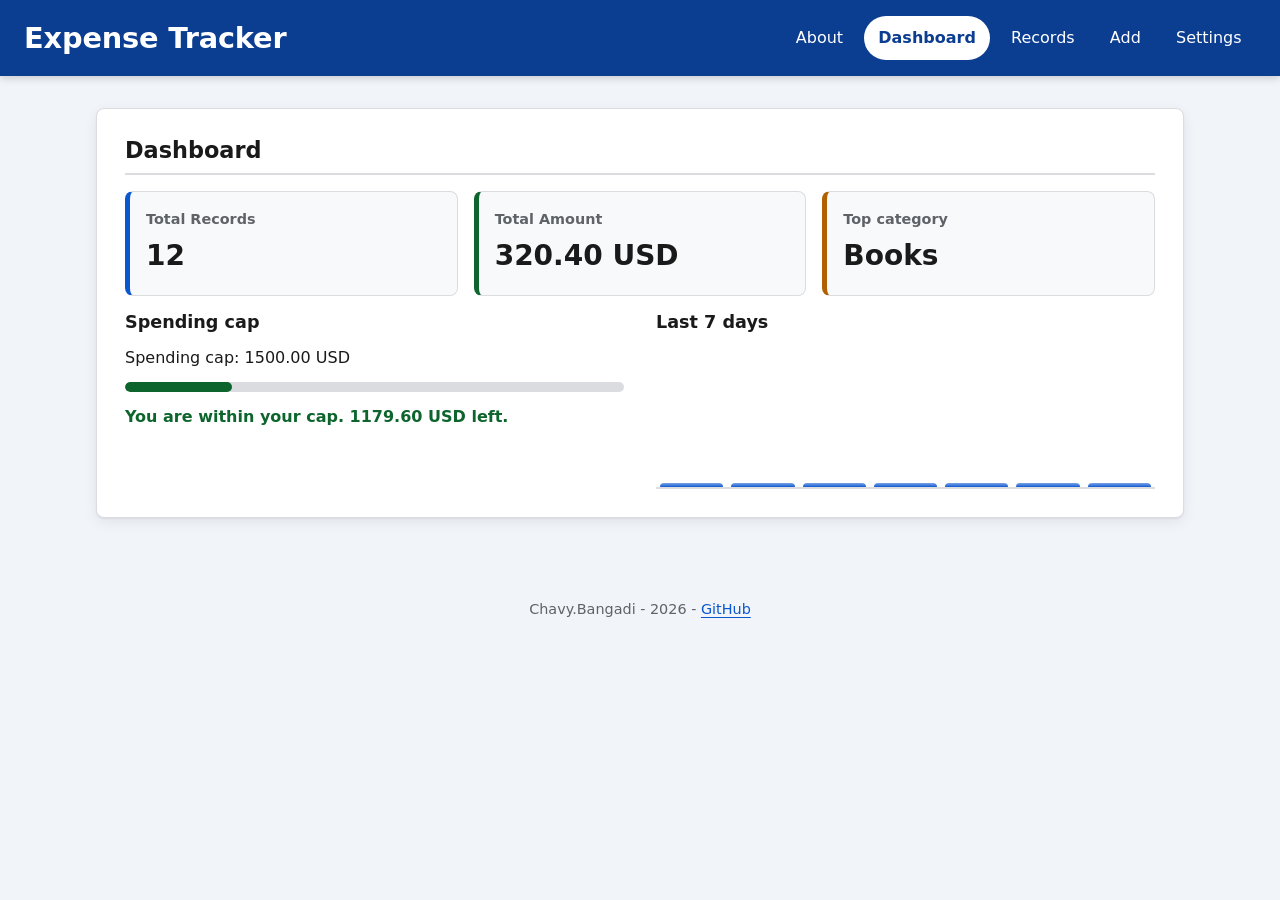
<file: index.html>
<!DOCTYPE html>
<html lang="en">

<head>
    <meta charset="UTF-8">
    <meta name="viewport" content="width=device-width, initial-scale=1.0">
    <title>Expense Tracker</title>
    <link rel="stylesheet" href="styles/main.css">
    <script type="module" src="scripts/main.js"></script>
</head>

<body>
    <a href="#main" class="skip-link">Skip to main content</a>

    <header>
        <h1>Expense Tracker</h1>
        <nav aria-label="Main Navigation">
            <ul>
                <li><a href="#about">About</a></li>
                <li><a href="#dashboard">Dashboard</a></li>
                <li><a href="#records">Records</a></li>
                <li><a href="#add">Add</a></li>
                <li><a href="#settings">Settings</a></li>
            </ul>
        </nav>
    </header>

    <main id="main" tabindex="-1">

        <section id="about" aria-labelledby="about-heading">
            <h2 id="about-heading" tabindex="-1">About</h2>
            <p class="lead">Expense Tracker is a small web app that helps students see where their money goes, search
                past expenses with regular expressions and stay under a monthly spending cap.</p>
            <h3>What you can do</h3>
            <ul class="feature-grid">
                <li><strong>Track expenses:</strong> Add, edit and delete records with a description, amount, currency,
                    category and date</li>
                <li><strong>Search with Regex:</strong> Type a regular expression and see matches highlighted instantly.
                </li>
                <li><strong>Watch your budget:</strong> Set a spending cap and get a clear message when you get close or
                    go over.</li>
                <li><strong>Keep your data:</strong> Everything is saved in your browser. Import or export it as JSON at
                    any time.</li>
            </ul>
            <h3>How to use it</h3>
            <ol>
                <li>Open <strong>Add</strong> and enter your first expense.</li>
                <li>Check the <strong>Dashboard</strong> for totals, top category and the 7-day trend.</li>
                <li>Use <strong>Records</strong> to search, sort, edit or delete.</li>
                <li>Set your cap, currencies and backups in <strong>Settings</strong>.</li>
            </ol>
            <h3>Keyboard and accessibility</h3>
            <ul>
                <li>Press <kbd>Tab</kbd> to move between controls; the first stop is the skip link.</li>
                <li>Press <kbd>Enter</kbd> or <kbd>Space</kbd> to activate buttons and links.</li>
                <li>Messages are announced to screen readers, and colors never carry meaning alone.</li>
            </ul>
            <h3>Built with</h3>
            <p>Plain HTML, CSS and JavaScript (ES modules), no framework. Data stays on your device in
                <code>localStorage</code>.
            </p>
            <h3>Author</h3>
            <p>Chavy.Bangadi, 2026</p>
            <p><a href="https://github.com/cbangadits-gif">GitHub</a> . <a
                    href="mailto:c.bangadits@alustudent.com">c.bangadits@alustudent.com</a></p>
        </section>

        <section id="dashboard" aria-labelledby="dashboard-heading">
            <h2 id="dashboard-heading" tabindex="-1">Dashboard</h2>
            <dl>
                <div>
                    <dt>Total Records</dt>
                    <dd id="stat-count">12</dd>
                </div>
                <div>
                    <dt>Total Amount</dt>
                    <dd id="stat-total">1,490.14 RWF</dd>
                </div>
                <div>
                    <dt>Top category</dt>
                    <dd id="stat-top">Fees</dd>
                </div>
            </dl>
            <div>
                <h3>Spending cap</h3>
                <p>Spending cap: <span id="budget-limit">1,500.00 RWF</span></p>
                <div class="meter" data-state="near" aria-hidden="true">
                    <div class="meter-fill" style="--w:99%"></div>
                </div>
                <p id="cap-message" role="status" aria-live="polite" class="cap-near">Careful, you are close to your
                    cap. 9.86 RWF left.</p>
            </div>
            <div>
                <h3>Last 7 days</h3>
                <ol id="trend">
                    <li style="--h:30"></li>
                    <li style="--h:70"></li>
                    <li style="--h:20"></li>
                    <li style="--h:100"></li>
                    <li style="--h:45"></li>
                    <li style="--h:65"></li>
                    <li style="--h:35"></li>
                </ol>
            </div>
        </section>

        <section id="records" aria-labelledby="records-heading">
            <h2 id="records-heading" tabindex="-1">Records</h2>
            <div class="toolbar">
                <div class="search-field">
                    <label for="search">Search (regular expression)</label>
                    <div class="search-box">
                        <input type="search" id="search" placeholder="e.g. (coffee|tea)"
                            aria-describedby="search-status">
                    </div>
                </div>
                <label class="switch"><input type="checkbox" id="case-sensitive"> Case sensitive</label>
                <div class="sort-buttons" role="group" aria-labelledby="sort-label">
                    <span class="sort-label" id="sort-label">Sort by</span>
                    <button type="button" id="sort-date" aria-pressed="false">Date <span
                            aria-hidden="true">&#8597;</span></button>
                    <button type="button" id="sort-description" aria-pressed="false">Description <span
                            aria-hidden="true">&#8597;</span></button>
                    <button type="button" id="sort-amount" aria-pressed="false">Amount <span
                            aria-hidden="true">&#8597;</span></button>
                </div>
            </div>

            <p id="search-status" role="status" aria-live="polite">4 results of 12</p>

            <table>
                <caption class="visually-hidden">Expense records</caption>
                <thead>
                    <tr>
                        <th scope="col">Date</th>
                        <th scope="col">Description</th>
                        <th scope="col">Category</th>
                        <th scope="col">Amount</th>
                        <th scope="col">Actions</th>
                    </tr>
                </thead>
                <tbody id="records-body">
                    <tr>
                        <td data-label="Date">2026-10-08</td>
                        <td data-label="Description">Lunch at cafeteria</td>
                        <td data-label="Category"><span class="chip">Food</span></td>
                        <td data-label="Amount">12.50 USD</td>
                        <td>
                            <div class="actions"><button type="button" class="btn-small">Edit</button><button
                                    type="button" class="btn-small btn-danger">Delete</button></div>
                        </td>
                    </tr>
                    <tr>
                        <td data-label="Date">2026-10-07</td>
                        <td data-label="Description"><mark>Coffee</mark> with friends</td>
                        <td data-label="Category"><span class="chip">Leisure</span></td>
                        <td data-label="Amount">8.75 USD</td>
                        <td>
                            <div class="actions"><button type="button" class="btn-small">Edit</button><button
                                    type="button" class="btn-small btn-danger">Delete</button></div>
                        </td>
                    </tr>
                    <tr>
                        <td data-label="Date">2026-10-06</td>
                        <td data-label="Description">Chemistry textbook</td>
                        <td data-label="Category"><span class="chip">Books</span></td>
                        <td data-label="Amount">89.99 USD</td>
                        <td>
                            <div class="actions"><button type="button" class="btn-small">Edit</button><button
                                    type="button" class="btn-small btn-danger">Delete</button></div>
                        </td>
                    </tr>
                    <tr>
                        <td data-label="Date">2026-10-05</td>
                        <td data-label="Description">Monthly bus pass</td>
                        <td data-label="Category"><span class="chip">Transport</span></td>
                        <td data-label="Amount">45.00 USD</td>
                        <td>
                            <div class="actions"><button type="button" class="btn-small">Edit</button><button
                                    type="button" class="btn-small btn-danger">Delete</button></div>
                        </td>
                    </tr>
                </tbody>
            </table>
            <p class="empty-state" id="empty-state" hidden>No record matches your search.</p>
        </section>

        <section id="add" aria-labelledby="add-heading">
            <h2 id="add-heading" tabindex="-1">Add expense</h2>
            <p class="section-intro">Record a new expense. Fields marked <span class="req" aria-hidden="true">*</span>
                are required.</p>
            <form id="add-form" novalidate>
                <div class="field field-description">
                    <label for="description">Description <span class="req" aria-hidden="true">*</span></label>
                    <input type="text" id="description" placeholder="e.g. Lunch at cafeteria" required
                        aria-describedby="description-hint description-error">
                    <p class="hint" id="description-hint">Short and clear, no space at the start or the end.</p>
                    <p class="error" id="description-error" aria-live="polite"></p>
                </div>
                <div class="field field-amount">
                    <label for="amount">Amount <span class="req" aria-hidden="true">*</span></label>
                    <input type="text" id="amount" inputmode="decimal" placeholder="12.45" required
                        aria-describedby="amount-hint amount-error">
                    <p class="hint" id="amount-hint">Up to 2 decimals, for example 12.50.</p>
                    <p class="error" id="amount-error" aria-live="polite"></p>
                </div>
                <div class="field field-currency">
                    <label for="currency">Currency</label>
                    <select id="currency">
                        <option>USD</option>
                        <option>EUR</option>
                        <option>RWF</option>
                    </select>
                </div>
                <div class="field field-category">
                    <label for="category">Category <span class="req" aria-hidden="true">*</span></label>
                    <input type="text" id="category" placeholder="e.g. Food" required
                        aria-describedby="category-hint category-error">
                    <p class="hint" id="category-hint">Letters, spaces or hyphens only.</p>
                    <p class="error" id="category-error" aria-live="polite"></p>
                </div>
                <div class="field field-date">
                    <label for="date">Date <span class="req" aria-hidden="true">*</span></label>
                    <input type="text" id="date" placeholder="2026-10-01" required
                        aria-describedby="date-hint date-error">
                    <p class="hint" id="date-hint">Format YYYY-MM-DD.</p>
                    <p class="error" id="date-error" aria-live="polite"></p>
                </div>
                <button type="submit">Add expense</button>
            </form>
            <p class="form-status" id="form-status" role="status" aria-live="polite"></p>

        </section>
        <section id="settings" aria-labelledby="settings-heading">
            <h2 id="settings-heading" tabindex="-1">Settings</h2>

            <div class="settings-block">
                <h3>Backup</h3>
                <p class="settings-help">Save your expenses to a file, restore them from one, or try the app with sample
                    data.</p>

                <div class="backup-grid">
                    <div class="backup-card">
                        <h4>Export</h4>
                        <p>Download all your expenses as a JSON file.</p>
                        <button type="button" id="export-btn">Export JSON</button>
                    </div>
                    <div class="backup-card">
                        <h4>Import</h4>
                        <p>Add the expenses found in a JSON file.</p>
                        <div class="backup-control">
                            <label for="import-file">Choose a JSON file</label>
                            <input type="file" id="import-file" accept=".json,application/json">
                        </div>
                    </div>
                    <div class="backup-card">
                        <h4>Sample data</h4>
                        <p>Add 12 example expenses to try the app.</p>
                        <button type="button" id="seed-btn">Load sample data</button>
                    </div>
                </div>

                <p id="backup-status" role="status" aria-live="polite"></p>
                <ul id="backup-errors" class="error"></ul>
            </div>

            <div class="settings-block">
                <h3>Currency and spending cap</h3>
                <form id="settings-form" novalidate>
                    <div class="field">
                        <label for="base-currency">Base currency</label>
                        <select id="base-currency">
                            <option>USD</option>
                            <option>EUR</option>
                            <option>RWF</option>
                        </select>
                        <p class="hint">All totals and the cap use this currency. After changing it, enter the rates
                            again.</p>
                    </div>
                    <div class="field">
                        <label for="rate-USD">Value of 1 USD in the base currency</label>
                        <input type="text" id="rate-USD" inputmode="decimal" aria-describedby="rate-USD-error">
                        <p class="error" id="rate-USD-error" aria-live="polite"></p>
                    </div>
                    <div class="field">
                        <label for="rate-EUR">Value of 1 EUR in the base currency</label>
                        <input type="text" id="rate-EUR" inputmode="decimal" aria-describedby="rate-EUR-error">
                        <p class="error" id="rate-EUR-error" aria-live="polite"></p>
                    </div>
                    <div class="field">
                        <label for="rate-RWF">Value of 1 RWF in the base currency</label>
                        <input type="text" id="rate-RWF" inputmode="decimal" aria-describedby="rate-RWF-error">
                        <p class="error" id="rate-RWF-error" aria-live="polite"></p>
                    </div>
                    <div class="field">
                        <label for="cap-input">Spending cap (in the base currency)</label>
                        <input type="text" id="cap-input" inputmode="decimal" aria-describedby="cap-input-error">
                        <p class="error" id="cap-input-error" aria-live="polite"></p>
                    </div>
                    <button type="submit">Save settings</button>
                    <p id="settings-status" class="form-status" role="status" aria-live="polite"></p>
                </form>
            </div>
        </section>
        <dialog id="confirm-dialog" aria-labelledby="confirm-title">
            <form method="dialog">
                <h2 id="confirm-title">Delete this expense?</h2>
                <p id="confirm-text"></p>
                <div class="actions">
                    <button value="cancel">Cancel</button>
                    <button value="confirm" class="btn-danger">Delete</button>
                </div>
            </form>
        </dialog>
    </main>
    <footer>
        <p>Chavy.Bangadi - 2026 - <a href="https://github.com/cbangadits-gif">GitHub</a></p>
    </footer>
</body>

</html>
</file>
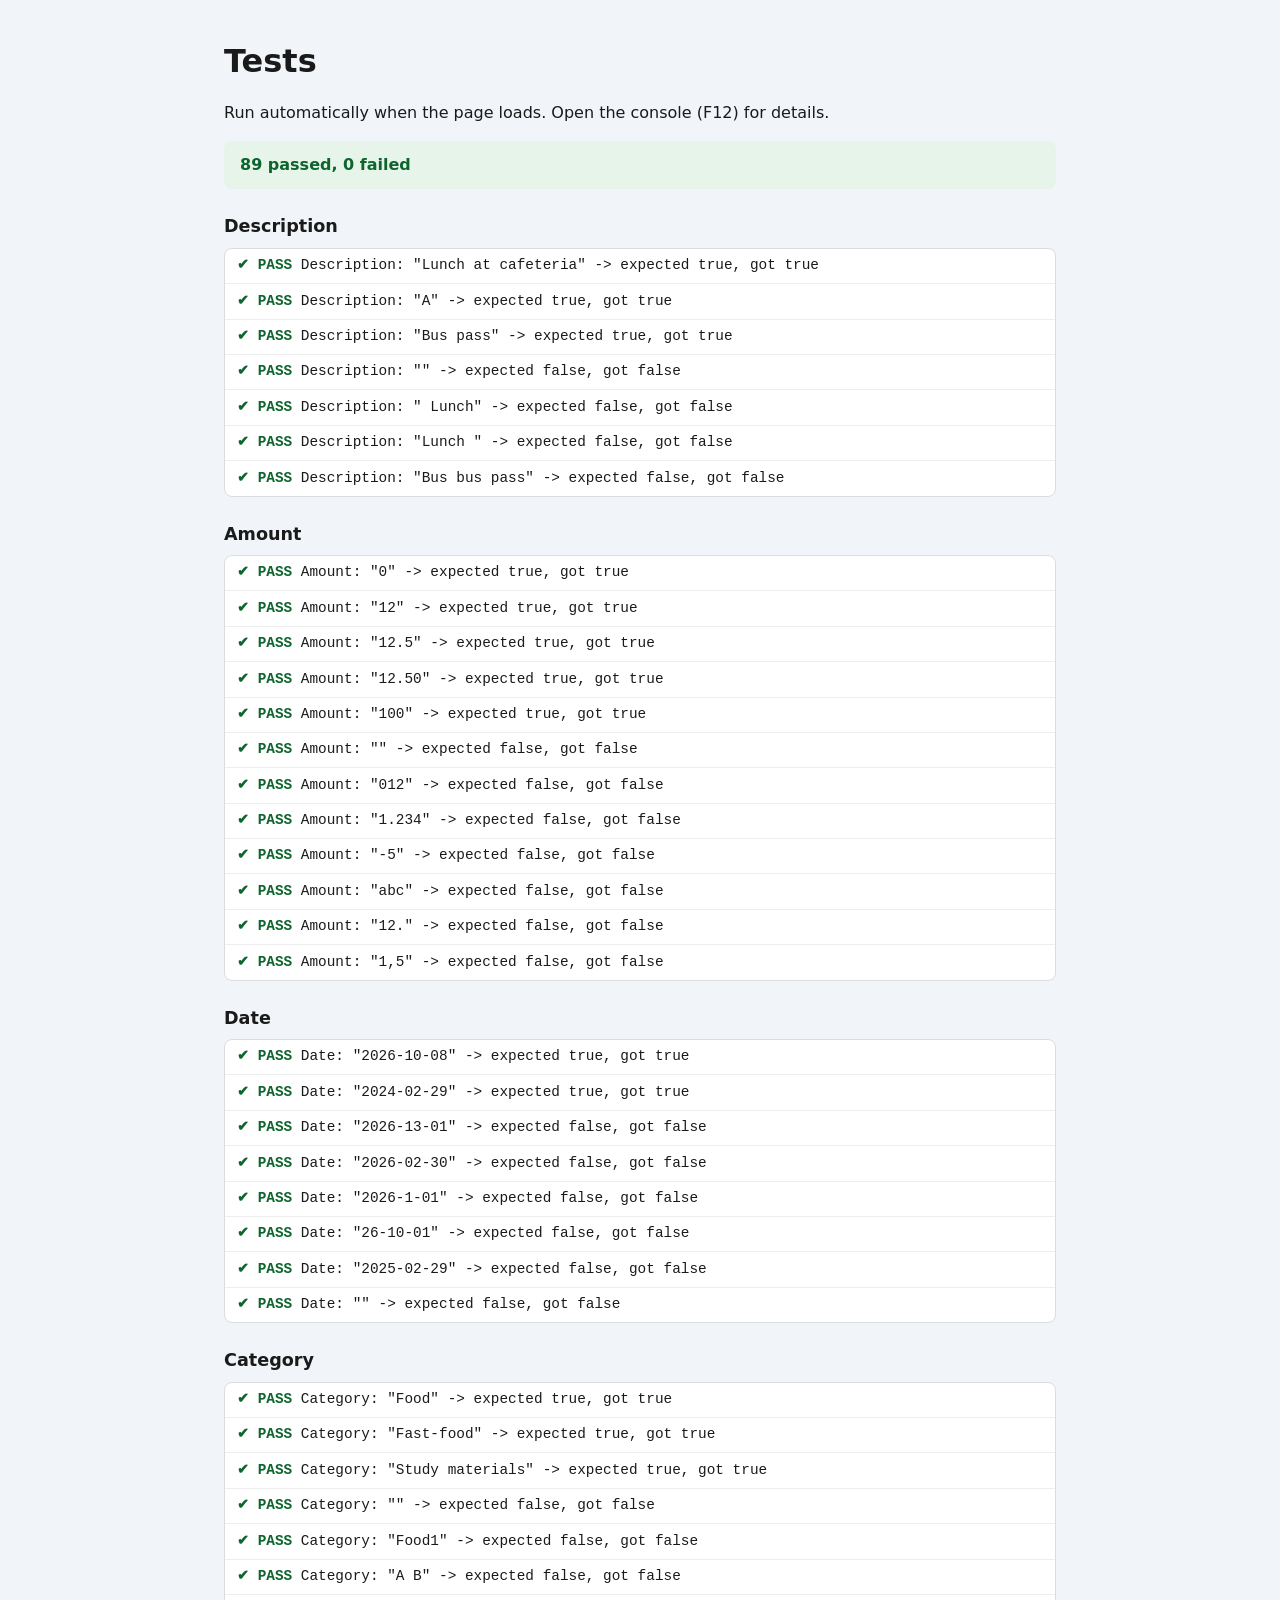
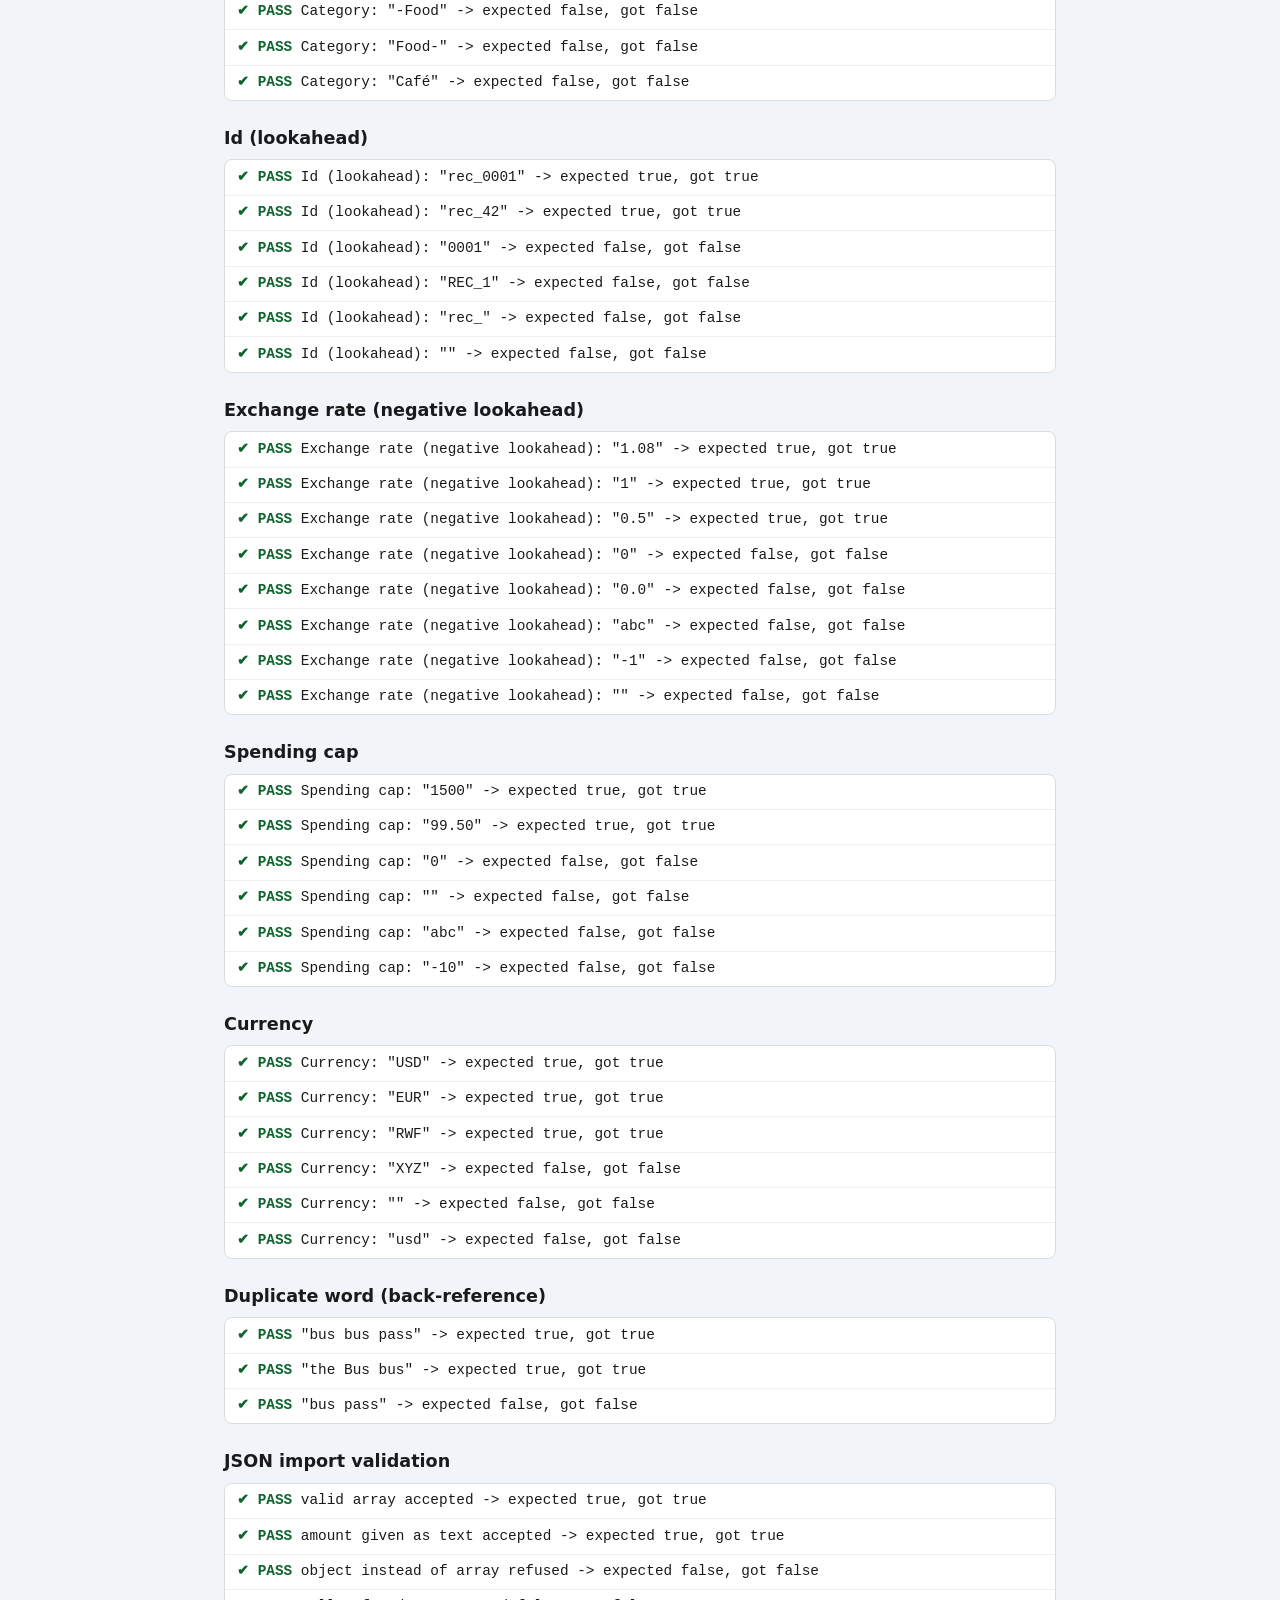
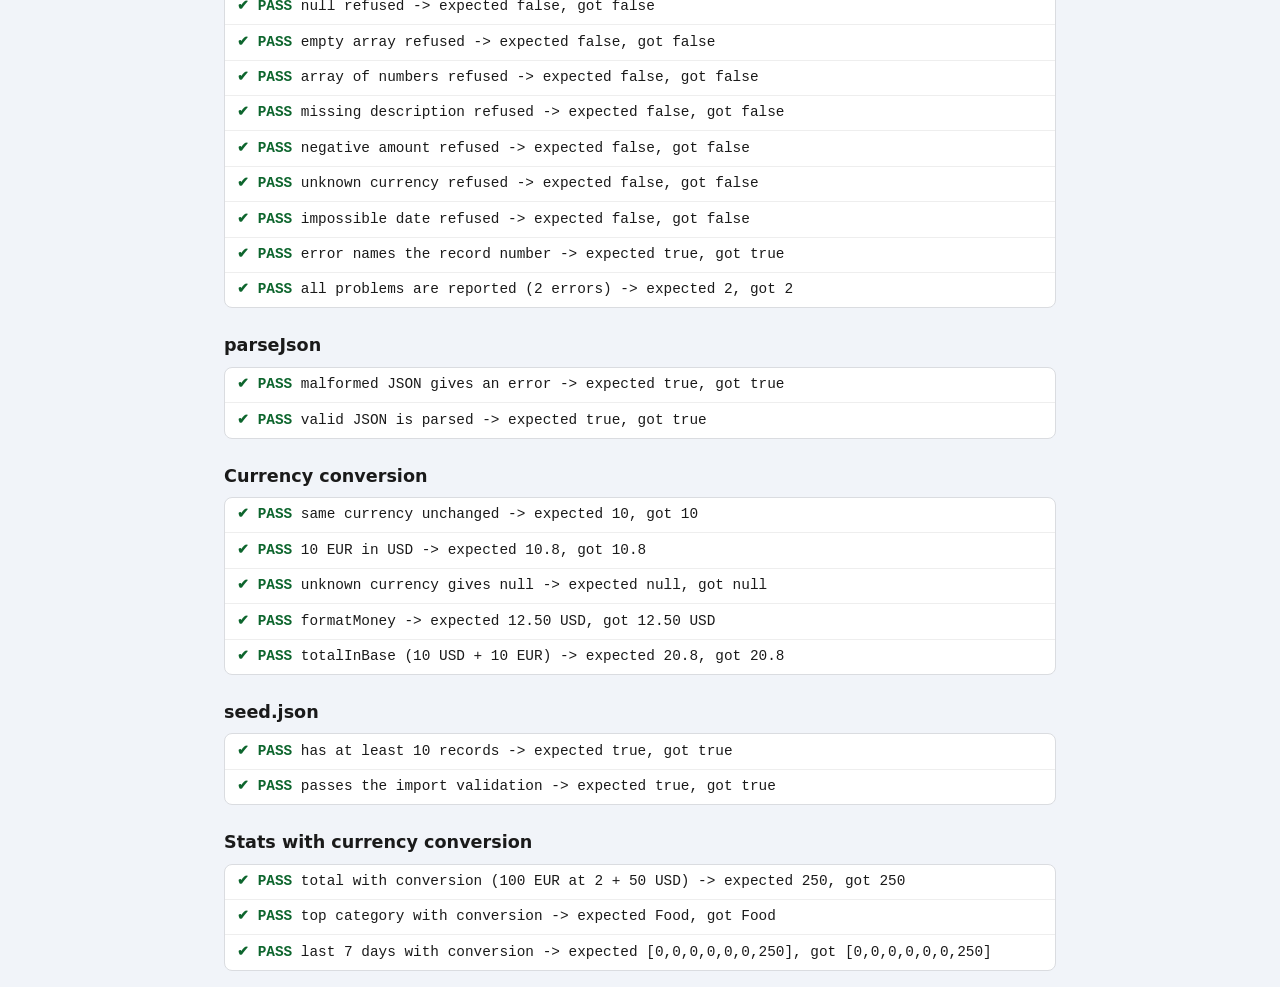
<file: tests.html>
<!DOCTYPE html>
<html lang="en">
<head>
    <meta charset="UTF-8">
    <meta name="viewport" content="width=device-width, initial-scale=1.0">
    <title>Expense Tracker - Tests</title>
    <style>
        body { font-family: system-ui, sans-serif; max-width: 52rem; margin: 0 auto; padding: 1rem; line-height: 1.5; color: #1a1a1a; background: #f1f4f9; }
        h1 { margin-bottom: 0.25rem; }
        h2 { margin: 1.5rem 0 0.5rem; font-size: 1.1rem; }
        #summary { padding: 0.75rem 1rem; border-radius: 8px; font-weight: 700; }
        #summary.pass { background: #e6f4ea; color: #0d652d; }
        #summary.fail { background: #fce8e6; color: #b3261e; }
        ul { list-style: none; padding: 0; margin: 0; background: #fff; border: 1px solid #dadce0; border-radius: 8px; }
        li { padding: 0.4rem 0.75rem; border-top: 1px solid #eee; font-family: ui-monospace, monospace; font-size: 0.9rem; }
        li:first-child { border-top: 0; }
        .ok::before { content: "\2714  PASS  "; color: #0d652d; font-weight: 700; }
        .ko::before { content: "\2718  FAIL  "; color: #b3261e; font-weight: 700; }
        .ko { background: #fff5f4; }
    </style>
</head>
<body>
    <h1>Tests</h1>
    <p>Run automatically when the page loads. Open the console (F12) for details.</p>
    <p id="summary" role="status" aria-live="polite">Running...</p>
    <div id="results"></div>

    <script type="module">
        import {
            RE, validateDescription, validateAmount, validateDate,
            validateCategory, validateId, validateRate, validateCap,
            validateCurrency, validateImport
        } from './scripts/validators.js';
        import { parseJson, DEFAULT_SETTINGS } from './scripts/storage.js'
        import { convert, formatMoney, totalInBase } from './scripts/currency.js'
        let passed = 0;
        let failed = 0;
        const results = document.querySelector('#results');

        function group(title) {
            const h = document.createElement('h2');
            h.textContent = title;
            const ul = document.createElement('ul');
            results.append(h, ul);
            return ul;
        }

        function check(list, label, actual, expected) {
            const good = actual === expected;
            good ? passed++ : failed++;
            const li = document.createElement('li');
            li.className = good ? 'ok' : 'ko';
            li.textContent = `${label} -> expected ${expected}, got ${actual}`;
            list.append(li);
            if (!good) console.error('FAIL:', label);
        }

        const suites = [
            [validateDescription, 'Description', ['Lunch at cafeteria', 'A', 'Bus pass'], ['', ' Lunch', 'Lunch ', 'Bus bus pass']],
            [validateAmount, 'Amount', ['0', '12', '12.5', '12.50', '100'], ['', '012', '1.234', '-5', 'abc', '12.', '1,5']],
            [validateDate, 'Date', ['2026-10-08', '2024-02-29'], ['2026-13-01', '2026-02-30', '2026-1-01', '26-10-01', '2025-02-29', '']],
            [validateCategory, 'Category', ['Food', 'Fast-food', 'Study materials'], ['', 'Food1', 'A  B', '-Food', 'Food-', 'Caf\u00e9']],
            [validateId, 'Id (lookahead)', ['rec_0001', 'rec_42'], ['0001', 'REC_1', 'rec_', '']],
            [validateRate, 'Exchange rate (negative lookahead)', ['1.08', '1', '0.5'], ['0', '0.0', 'abc', '-1', '']],
            [validateCap, 'Spending cap', ['1500', '99.50'], ['0', '', 'abc','-10',]],
            [validateCurrency, 'Currency', ['USD', 'EUR', 'RWF'], ['XYZ', '', 'usd']],
        ];

        for (const [fn, title, valid, invalid] of suites) {
            const list = group(title);
            valid.forEach((v) => check(list, `${title}: "${v}"`, fn(v).valid, true));
            invalid.forEach((v) => check(list, `${title}: "${v}"`, fn(v).valid, false));
        }

        const dup = group('Duplicate word (back-reference)');
        check(dup, '"bus bus pass"', RE.duplicateWord.test('bus bus pass'), true);
        check(dup, '"the Bus bus"', RE.duplicateWord.test('the Bus bus'), true);
        check(dup, '"bus pass"', RE.duplicateWord.test('bus pass'), false);

        const imp = group('JSON import validation');
        const good = { description: 'Lunch', amount: 12.5, currency: 'USD', category: 'Food', date: '2026-10-21' };
        check(imp, 'valid array accepted', validateImport([good]).valid, true);
        check(imp, 'amount given as text accepted', validateImport([{ ...good, amount: '12.50' }]).valid, true);
        check(imp, 'object instead of array refused', validateImport({}).valid, false);
        check(imp, 'null refused', validateImport(null).valid, false);
        check(imp, 'empty array refused', validateImport([]).valid, false);
        check(imp, 'array of numbers refused', validateImport([1, 2]).valid, false);
        check(imp, 'missing description refused', validateImport([{ ...good, description: undefined }]).valid, false);
        check(imp, 'negative amount refused', validateImport([{ ...good, amount: -5 }]).valid, false);
        check(imp, 'unknown currency refused', validateImport([{ ...good, currency: 'XYZ' }]).valid, false);
        check(imp, 'impossible date refused', validateImport([{ ...good, date: '2026-02-30' }]).valid, false);
        check(imp, 'error names the record number',
            validateImport([good, { ...good, amount: 'abc' }]).errors[0].startsWith('Record 2'), true);
        check(imp, 'all problems are reported (2 errors)',
            validateImport([{ ...good, amount: 'abc', date: 'nope' }]).errors.length, 2);

        const json = group('parseJson');
        check(json, 'malformed JSON gives an error', parseJson('{oops').error !== null, true);
        check(json, 'valid JSON is parsed', Array.isArray(parseJson('[]').data), true);

        const cur = group('Currency conversion');
        const rates = DEFAULT_SETTINGS.rates;
        check(cur, 'same currency unchanged', convert(10, 'USD', 'USD', rates), 10);
        check(cur, '10 EUR in USD', Math.round(convert(10, 'EUR', 'USD', rates) * 100) / 100, 10.8);
        check(cur, 'unknown currency gives null', convert(10, 'XYZ', 'USD', rates), null);
        check(cur, 'formatMoney', formatMoney(12.5, 'USD'), '12.50 USD');
        check(cur, 'totalInBase (10 USD + 10 EUR)',
            Math.round(totalInBase([{ amount: 10, currency: 'USD' }, { amount: 10, currency: 'EUR' }],
                { baseCurrency: 'USD', rates }) * 100) / 100, 20.8);

        const seedGroup = group('seed.json');
        try {
            const seed = await (await fetch('./seed.json')).json();
            check(seedGroup, 'has at least 10 records', Array.isArray(seed) && seed.length >= 10, true);
            check(seedGroup, 'passes the import validation', validateImport(seed).valid, true);
        } catch (e) {
            check(seedGroup, `seed.json could not be loaded (${e.message})`, false, true);
        }

        const statsGroup = group('Stats with currency conversion');
        try {
            const { computeStats, lastSevenDays } = await import('./scripts/stats.js');
            const toBase = (record) => record.amount * ({ USD: 1, EUR: 2 }[record.currency] ?? 1);
            const mixed = [
                { category: 'Food', amount: 100, currency: 'EUR', date: '2026-10-21' },
                { category: 'Books', amount: 50, currency: 'USD', date: '2026-10-21' },
            ];
            check(statsGroup, 'total with conversion (100 EUR at 2 + 50 USD)', computeStats(mixed, toBase).total, 250);
            check(statsGroup, 'top category with conversion', computeStats(mixed, toBase).topCategory, 'Food');
            check(statsGroup, 'last 7 days with conversion',
                JSON.stringify(lastSevenDays(mixed, new Date(2026, 9, 21), toBase)), '[0,0,0,0,0,0,250]');
        } catch (e) {
            check(statsGroup, `stats.js could not be tested (${e.message})`, false, true);
        }
        const summary = document.querySelector('#summary');
        summary.textContent = `${passed} passed, ${failed} failed`;
        summary.className = failed === 0 ? 'pass' : 'fail';
    </script>
</body>
</html>
</file>
<file: styles/main.css>
:root {
    --bg: #f1f4f9;
    --card: #ffffff;
    --surface: #f8f9fa;
    --text: #1a1a1a;
    --muted: #5f6368;
    --primary: #0b57d0;
    --on-primary: #ffffff;
    --border: #dadce0;
    --danger: #b3261e;
    --on-danger: #ffffff;
    --success: #0d652d;
    --warning: #7a4a00;
    --warning-bg: #fff8e1;
    --accent-amber: #b06000;
    --header-from: #0b3d91;
    --header-to: #0b57d0;
    --th-bg: #e8f0fe;
    --th-text: #0b3d91;
    --row-alt: #f8f9fa;
    --row-hover: #eef3fd;
    --shadow: 0 1px 2px rgba(16, 24, 40, 0.06), 0 4px 14px rgba(16, 24, 40, 0.07);
    --radius: 8px;
    --space: 1rem;
    --font: system-ui, -apple-system, "Segoe UI", Roboto, sans-serif;
    color-scheme: light;
}

@media(prefers-color-scheme: dark) {
    :root {
        --bg: #0f1420;
        --card: #182030;
        --surface: #1f2940;
        --text: #e8ecf4;
        --muted: #b6c0d3;
        --primary: #8ab4ff;
        --on-primary: #0b1220;
        --border: #3a465c;
        --danger: #ff9b9b;
        --on-danger: #2a0505;
        --success: #86efac;
        --warning: #fcd34d;
        --warning-bg: #3a2f10;
        --accent-amber: #fcd34d;
        --header-from: #14264d;
        --header-to: #1f3c7a;
        --th-bg: #243252;
        --th-text: #dbe6ff;
        --row-alt: #1c2539;
        --row-hover: #26324d;
        --shadow: 0 1px 2px rgba(0, 0, 0, 0.4), 0 4px 14px rgba(0, 0, 0, 0.35);
        color-scheme: dark;
    }
}


*, *::before, *::after {
    box-sizing: border-box;
}

body {
    margin: 0;
    font-family: var(--font);
    line-height: 1.6;
    background: var(--bg);
    color: var(--text);
    font-size: 16px;
}

h1, h2, h3 {
    margin: 0 0 calc(var(--space) * 0.75);
    line-height: 1.2;
}
h1 {font-size: 1.6rem; letter-spacing: -0.01rem; }
h2 {font-size: 1.4rem; }
h3 {font-size: 1.1rem; }

p { margin: 0 0 0.75rem; }

a {
    color: var(--primary);
    text-underline-offset: 3px;
}

.skip-link {
    position: absolute;
    top: -100px;
    left: 0.5rem;
    padding: 0.5rem 1rem;
    background: #000;
    color: #fff;
    z-index: 1009;
    text-decoration: none;
    border-radius: var(--radius);
    transition: top 0.2s ease;
}
.skip-link:focus {
    top: 0.5rem;
    outline: 3px solid #fff;
    outline-offset: 2px;
}

:focus-visible {
    outline: 3px solid var(--primary);
    outline-offset: 2px;
}
header :focus-visible {
    outline-color: #fff;
}

.visually-hidden {
    position: absolute;
    width: 1px;
    height: 1px;
    padding: 0;
    margin: -1px;
    overflow: hidden;
    clip: rect(0, 0, 0, 0);
    white-space: nowrap;
    border: 0;
}

section > h2:focus {
    outline: none;
}

main:focus {
    outline: none;
}

[hidden] {
    display: none !important;
}

header {
    padding: var(--space);
    background: var(--header-from);
    color: #fff;
    box-shadow: 0 2px 8px rgba(0, 0, 0, 0.18);
    display: flex;
    flex-direction: column;
    gap: 0.75rem;
}
header h1 { margin: 0; }


nav ul {
    display: flex;
    flex-wrap: wrap;
    gap: 0.4rem;
    list-style: none;
    padding: 0;
    margin: 0;
}
nav a {
    display: inline-flex;
    align-items: center;
    min-height: 44px;
    padding: 0.4rem 0.9rem;
    border-radius: 999px;
    text-decoration: none;
    color: #fff;
    font-weight: 500;
    transition: background-color 0.2s, color 0.2s
}
nav a:hover {
    background: rgba(255, 255, 255, 0.2);
}
nav a[aria-current="page"] {
    background: #fff;
    color: #0b3d91;
    font-weight: 700;
}
main {
    padding: calc(var(--space) * 1.5) var(--space);
    max-width: 72rem;
    margin: 0 auto;
}
section {
    margin-bottom: calc(var(--space) * 1.5);
    padding: var(--space);
    background: var(--card);
    border: 1px solid var(--border);
    border-radius: var(--radius);
    box-shadow: var(--shadow);
    animation: fade-in 0.3s ease;
}
section > h2 {
    padding-bottom: 0.6rem;
    margin-bottom: var(--space);
    border-bottom: 2px solid var(--border);
}
#about p, #about li { max-width: 65ch; }
#about .lead {
    font-size: 1.1rem;
    color: var(--muted);
}
#about h3 {
    margin-top: 1.5rem;
}
#about ul, #about ol {
    padding-left: 1.25rem;
}
#about li + li {
    margin-top: 0.35rem;
}
.feature-grid {
    display: grid;
    gap: var(--space);
    list-style: none;
    padding: 0 !important;
}
.feature-grid li {
    max-width: none !important;
    margin: 0 !important;
    padding: var(--space);
    background: var(--bg);
    border: 1px solid var(--border);
    border-left: 5px solid var(--primary);
    border-radius: var(--radius);
}
.feature-grid strong {
    display: block;
}
kbd {
    padding: 0.1rem 0.4rem;
    border: 1px solid var(--border);
    border-bottom-width: 2px;
    border-radius: 4px;
    background: var(--bg);
    font: 0.85rem ui-monospace, monospace;
}
footer {
    padding: calc(var(--space) * 1.5);
    text-align: center;
    color: var(--muted);
    font-size: 0.9rem;
}
label {
    display: block;
    margin: 0 0 0.25rem;
    font-weight: 600;
}
input[type="text"],
input[type="search"],
select {
    width: 100%;
    min-height: 44px;
    padding: 0.5rem 0.75rem;
    border: 1.5px solid var(--border);
    border-radius: var(--radius);
    background: var(--card);
    color: var(--text);
    font: inherit;
    transition: border-color 0.2s, box-shadow 0.2s;
}
input::placeholder {
    color: var(--muted);
    opacity: 0.85;
}
input[type="text"]:hover,
input[type="search"]:hover,
select:hover {
    border-color: var(--primary);
}
input[type="text"]:focus,
input[type="search"]:focus,
select:focus {
    border-color: var(--primary);
    box-shadow: 0 0 0 3px color-mix(in srgb, var(--primary) 25%, transparent);
}
input[type="checkbox"] {
    width: 1.15rem;
    height: 1.15rem;
    margin-right: 0.5rem;
    vertical-align: middle;
    accent-color: var(--primary);
}
.error {
    color: var(--danger);
    font-size: 0.875rem;
    min-height: 1.25rem;
    margin: 0.25rem 0 0;
}

input[aria-invalid="true"] {
    border-color: var(--danger);
    border-width: 2px;
}

button {
    min-height: 44px;
    padding: 0.5rem 1rem;
    cursor: pointer;
    border-radius: var(--radius);
    border: 1px solid var(--border);
    background: var(--card);
    color: var(--text);
    font: inherit;
    font-weight: 600;
    transition: background-color 0.2s, border-color 0.2s, transform 0.1s, box-shadow 0.2s;
}
button:hover {
    border-color: var(--primary);
    box-shadow: 0 2px 6px rgba(0, 0, 0, 0.12);
    transform: translateY(-1px);
}
button:active {
    transform: translateY(0);
}
button[type="submit"] {
    background: var(--primary);
    color: var(--on-primary);
    border-color: var(--primary);
}
button[type="submit"]:hover {
    filter: brightness(0.92);
}
.btn-danger {
    background: var(--danger);
    color: var(--on-danger);
    border-color: var(--danger);
}
.btn-small {
    min-height: 36px;
    padding: 0.25rem 0.75rem;
    font-size: 0.9rem;
}
.section-intro {
    margin-bottom: var(--space);
    color: var(--muted);
}
.req {
    color: var(--danger);
    font-weight: 700;
}
.field {
    margin-bottom: 0.25rem;
}
.hint {
    margin: 0.3rem 0 0;
    color: var(--muted);
    font-size: 0.85rem;
}
.hint + .error {
    margin-top: 0.1rem;
}
#add-form button[type="submit"] {
    width: 100%;
    min-height: 48px;
    margin-top: 0.5rem;
    font-size: 1.05rem;
}
.form-status {
    min-height: 1.5rem;
    margin: 0.75rem 0 0;
    color: var(--success);
    font-weight: 600;
}
.toolbar {
    display: grid;
    gap: 0.9rem;
    padding: var(--space);
    margin-bottom: var(--space);
    background: var(--surface);
    border: 1px solid var(--border);
    border-radius: var(--radius);
}
.search-box {
    position: relative;
}
.search-box::before {
    content: "/.*/";
    position: absolute;
    left: 0.85rem;
    top: 50%;
    transform: translateY(-50%);
    font: 700 0.85rem ui-monospace, monospace;
    color: var(--primary);
    pointer-events: none;
}
.search-box input {
    padding-left: 3.4rem;
    font-family: ui-monospace, monospace;
}
.switch {
    display: inline-flex;
    align-items: center;
    gap: 0.6rem;
    margin: 0;
    min-height: 44px;
    cursor: pointer;
}
.sort-label {
    font-weight: 600;
    color: var(--muted);
}
.sort-buttons button[aria-pressed="true"] {
    background: var(--th-bg);
    color: var(--th-text);
    border-color: var(--primary);
}
#search-status {
    display: inline-block;
    min-height: 0;
    margin: 0 0 var(--space);
    padding: 0.25rem 0.8rem;
    background: var(--th-bg);
    color: var(--th-text);
    border-radius: 999px;
    font-size: 0.9rem;
    font-weight: 600;
}
.chip {
    display: inline-block;
    padding: 0.15rem 0.7rem;
    background: var(--th-bg);
    color: var(--th-text);
    border-radius: 999px;
    font-size: 0.85rem;
    font-weight: 600;
}
.empty-state {
    padding: 2rem 1rem;
    text-align: center;
    color: var(--muted);
    border: 2px dashed var(--border);
    border-radius: var(--radius);
}
.sort-buttons {
    display: flex;
    flex-wrap: wrap;
    gap: 0.5rem;
    margin: 0.75rem 0;
}


dl {
    display: grid;
    gap: var(--space);
    margin: 0 0 var(--space);
}
dl div {
    padding: var(--space);
    background: var(--surface);
    border: 1px solid var(--border);
    border-left: 5px solid var(--primary);
    border-radius: var(--radius);
}
dl div:nth-child(2) { border-left-color: var(--success); }
dl div:nth-child(3) { border-left-color: var(--accent-amber); }
dt {
    color: var(--muted);
    font-size: 0.9rem;
    font-weight: 600;
}
dd {
    margin: 0.15rem 0 0;
    font-size: 1.75rem;
    font-weight: 700;
    overflow-wrap: anywhere;
}

.meter {
    height: 10px;
    margin: 0.5rem 0 0.75rem;
    background: var(--border);
    border-radius: 999px;
    overflow: hidden;
}
.meter-fill {
    height: 100%;
    width: var(--w, 0%);
    background: var(--success);
    border-radius: 999px;
    transition: width 0.6s ease, background-color 0.3s;
}
.meter[data-state="near"] .meter-fill { background: var(--accent-amber); }
.meter[data-state="over"] .meter-fill { background: var(--danger); }

#trend {
    display: flex;
    align-items: flex-end;
    gap: 0.5rem;
    list-style: none;
    padding: 0 0.25rem;
    margin: 1rem 0 0;
    height: 140px;
    border-bottom: 2px solid var(--border);
}
#trend li {
    flex: 1;
    background: linear-gradient(to top, var(--primary), color-mix(in srgb, var(--primary) 55%, #fff));
    border-radius: 6px 6px 0 0;
    height: calc(var(--h, 0) * 1%);
    min-height: 4px;
    transform-origin: bottom;
    animation: grow 0.7s ease-out both;
}

.cap-ok { color: var(--success); font-weight:600; }
.cap-near { color: var(--warning); background:var(--warning-bg); padding: 0.5rem 0.75rem; border-radius: var(--radius); font-weight: 600; }
.cap-over { color: var(--on-danger); background: var(--danger); padding: 0.5rem 0.75rem; border-radius: var(--radius); font-weight: 600; }

mark {
    background: #ffeb3b;
    color: #1a1a1a;
    text-decoration: underline;
    padding: 0 2px;
    border-radius: 2px;
}
table, thead, tbody {
    display: block;
    width: 100%;
}
thead {
    position: absolute;
    width: 1px;
    height: 1px;
    padding: 0;
    margin: -1px;
    overflow: hidden;
    clip: rect(0, 0, 0, 0);
    white-space: nowrap;
    border: 0;
}
tr {
    border: 1px solid var(--border);
    border-radius: var(--radius);
    margin-bottom: var(--space);
    padding: 0.5rem var(--space);
    background: var(--card);
    box-shadow: var(--shadow);
}
td {
    padding: 0.3rem 0;
    display: flex;
    justify-content: space-between;
    gap: 1rem;
    text-align: right;
}
td::before {
    content: attr(data-label);
    font-weight: 600;
    color: var(--muted);
    text-align: left;
}

.actions {
    display: flex;
    gap: 0.5rem;
    margin-top: 0.25rem;
}

@keyframes fade-in {
    from { opacity: 0; transform: translateY(8px); }
    to { opacity: 1; transform: translateY(0); }
}
@keyframes grow {
    from { transform: scaleY(0); }
    to { transform: scaleY(1); }
    
}
@keyframes flash {
    from { background-color: var(--th-bg); }
    to { background-color: transparent; }
    
}
.is-new {
    animation: flash 1.6s ease-out;
}

@media (prefers-reduced-motion: reduce) {
    *, *::before, *::after {
        animation: none !important;
        transition: none !important;
    }
}

@media (min-width: 360px) {
    dl {
        grid-template-columns: 1fr 1fr;
    }
    dl div:last-child {
        grid-column: 1 / -1;
    }
}

@media (min-width: 768px) {
    .feature-grid { grid-template-columns: 1fr 1fr; }
    h1 { font-size: 1.8rem; }
    header {
        flex-direction: row;
        justify-content: space-between;
        align-items: center;
        padding: 1rem 1.5rem;
    }
    section {
        padding: calc(var(--space) * 1.5);
    }

    #add-form {
        display: grid;
        grid-template-columns: repeat(6, 1fr);
        gap: 0 var(--space);
    }
    #add-form > div:first-child,
    #add-form button[type="submit"] {
        grid-column: 1/ -1;
    }
    dl {
        grid-template-columns: repeat(3, 1fr);
    }
    dl div:last-child {
        grid-column: auto;
    }
    table { 
        display: table; 
        border-collapse: collapse;
        border: 1px solid var(--border);
    }
    thead {
        position: static;
        width: auto;
        height: auto;
        margin: 0;
        clip: auto;
        overflow: visible;
        display: table-header-group;
    }
    tbody { display: table-row-group; }
    tr {
        display: table-row;
        border: none;
        border-radius: 0;
        box-shadow: none;
        margin: 0;
        padding: 0;
        background: transparent;
    }
    tbody tr:nth-child(even) { background: var(--row-alt); }
    tbody tr:hover { background: var(--row-hover); }
    th {
        text-align: left;
        padding: 0.75rem;
        background: var(--th-bg);
        color: var(--th-text);
        font-size: 0.9rem;
    }
    td {
        display: table-cell;
        padding: 0.75rem;
        text-align: left;
        border-top: 1px solid var(--border);
    }
    td::before { content: none; }
    td[data-label="Date"] { white-space: nowrap; width: 1%;}
    td[data-label="Amount"] { white-space: nowrap; text-align: right; font-variant-numeric: tabular-nums ; }
    td[data-label="Description"] { width: 40%;}
    td:last-child { white-space: nowrap; width: 1%;}
}
@media (min-width: 1024px) {
    main {
        padding: 2rem;
    }
    #dashboard:not([hidden]) {
        display: grid;
        grid-template-columns: 1fr 1fr;
        gap: 0 calc(var(--space) * 2);
        align-content: start;
    }
    #dashboard h2,
    #dashboard dl {
        grid-column: 1 / -1;
    }

    section {
        padding: calc(var(--space) * 1.75);
    }
}
.settings-block {
    margin-top: 1.5rem;
    padding: 1.25rem;
    border: 1px solid var(--border);
    border-radius: var(--radius);
    background: var(--surface);
}
.settings-block h3 { margin-top: 0;}
.settings-help { color: var(--muted); margin: 0.25rem 0 1rem; }
.backup-grid { display: grid; gap: 1rem }
.backup-card {
    display: flex;
    flex-direction: column;
    align-items: flex-start;
    gap: 0.5rem;
    padding: 1rem;
    border: 1px solid var(--border);
    border-radius: var(--radius);
    background: var(--card);
}

.backup-card h4 { margin: 0; font-size: 1rem; }
.backup-card p { margin: 0; color: var(--muted); }
.backup-card > button,
.backup-control { margin-top: auto; }
.backup-control {
    display: flex;
    flex-direction: column;
    gap: 0.35rem;
    width: 100%;
    font-size: 0.9rem;
}
.backup-control input[type="file"] { width: 100%; max-width: 100%; }

input[type="file"]::file-selector-button {
    margin-right: 0.75rem;
    padding: 0.5rem 0.9rem;
    border: 1px solid var(--border);
    border-radius: var(--radius);
    background: var(--surface);
    color: var(--text);
    font: inherit;
    cursor: pointer;
}
#backup-status:empty,
#backup-errors:empty { display: none; }
#backup-status { margin: 1rem 0 0; font-weight: 600;}
.backup-errors { margin: 0.5rem 0 0; padding-left: 1.25rem; }

@media (min-width: 768px) {
    .backup-grid { grid-template-columns: repeat(3, 1fr); }
}
#settings-form { display: grid; gap: 0.75rem; max-width: 28rem; }
#settings-form button[type="submit"] {justify-self: start;}
</file>
